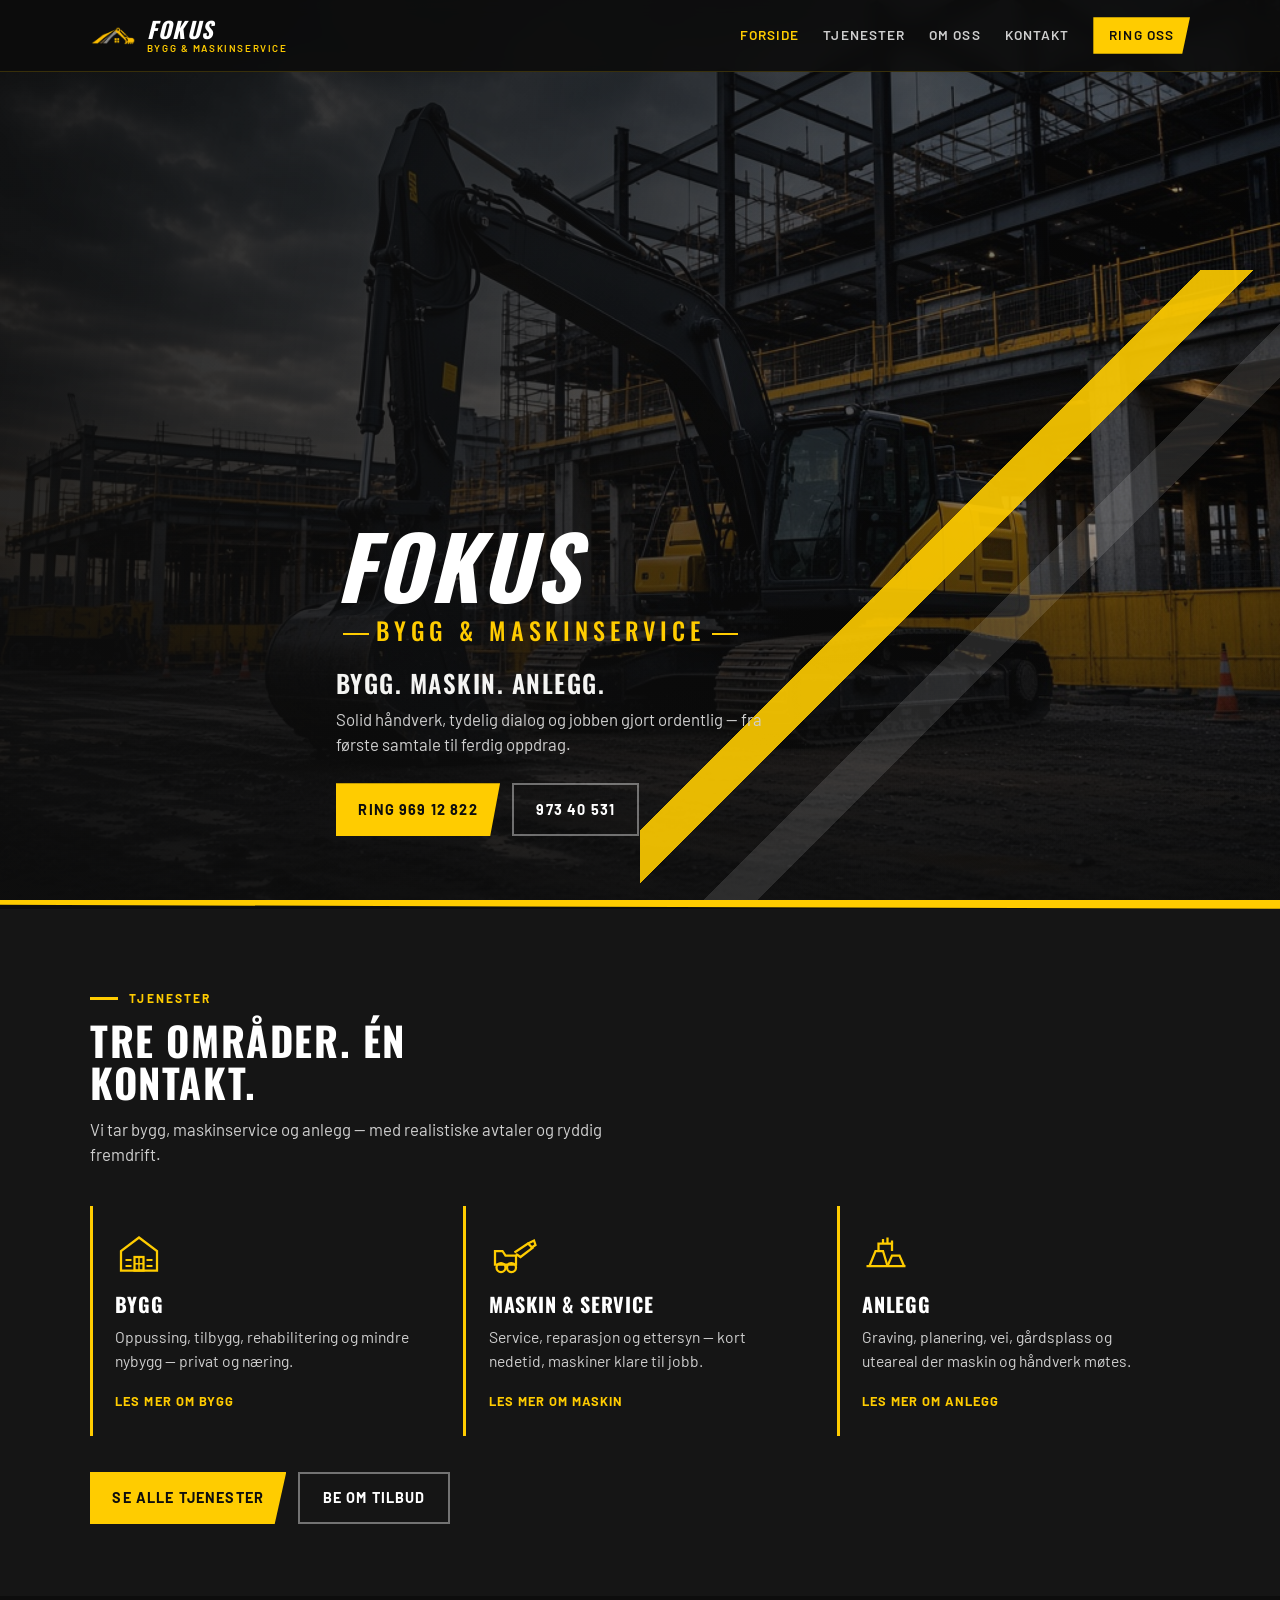
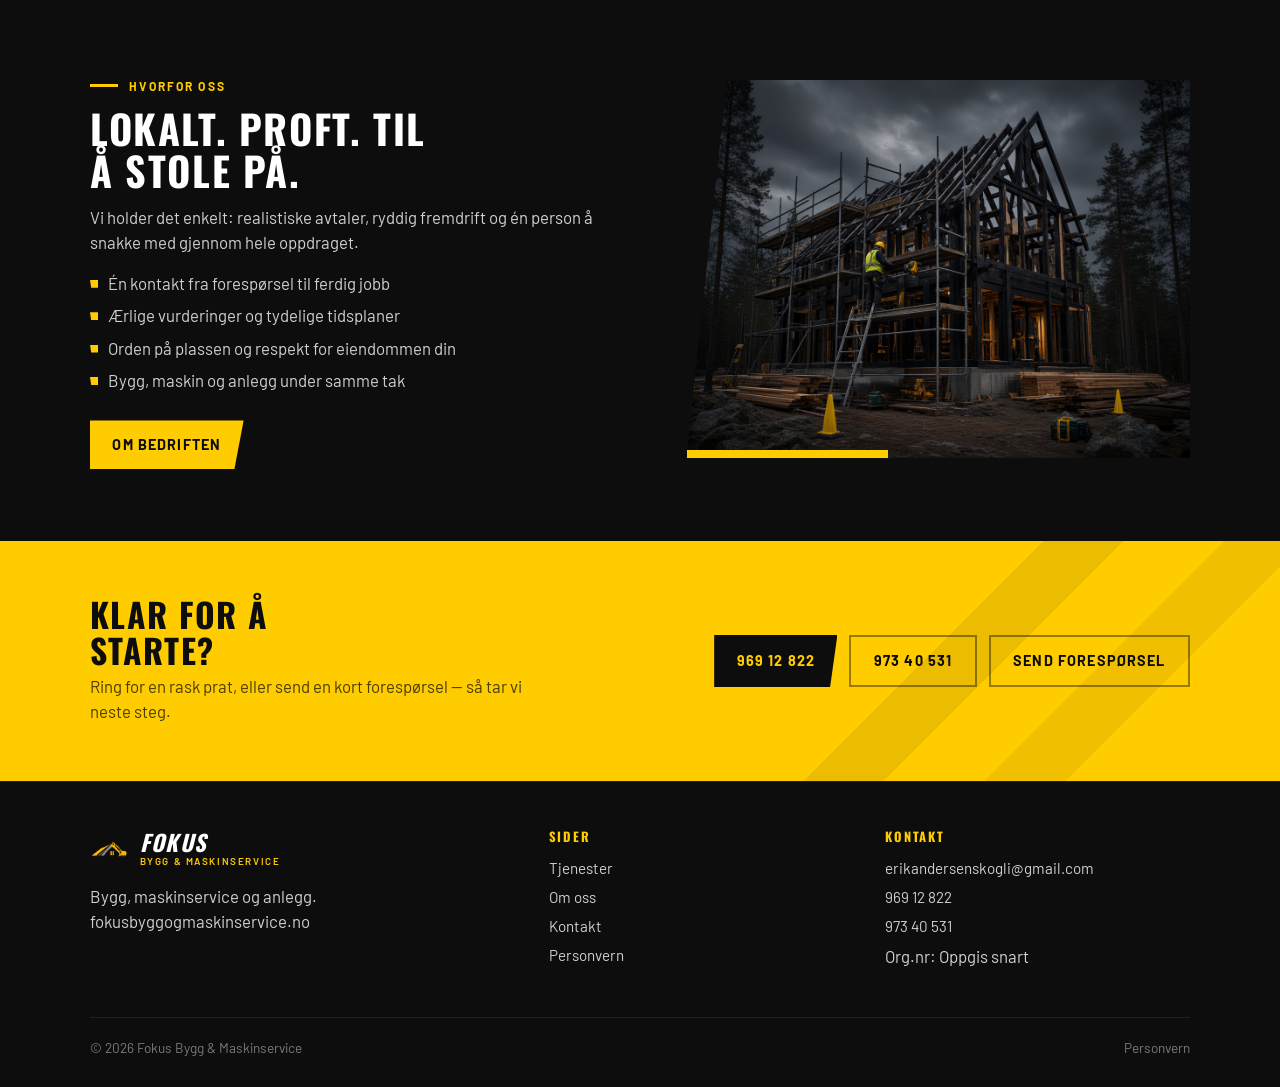
<file: index.html>
<!DOCTYPE html>
<html lang="nb">
<head>
  <meta charset="utf-8">
  <meta name="viewport" content="width=device-width, initial-scale=1">
  <title>Fokus Bygg &amp; Maskinservice | Bygg, maskin og anlegg</title>
  <meta name="description" content="Fokus Bygg &amp; Maskinservice — bygg, maskinservice og anlegg. Ring 969 12 822 eller 973 40 531 for tilbud.">
  <link rel="preconnect" href="https://fonts.googleapis.com">
  <link rel="preconnect" href="https://fonts.gstatic.com" crossorigin>
  <link href="https://fonts.googleapis.com/css2?family=Barlow:wght@400;500;600;700&family=Oswald:wght@500;600;700&display=swap" rel="stylesheet">
  <link rel="stylesheet" href="css/styles.css">
  <link rel="icon" href="assets/favicon.png" type="image/png">
  <link rel="apple-touch-icon" href="assets/logo-icon.png">
</head>
<body>
  <a class="skip-link" href="#innhold">Hopp til innhold</a>

  <header class="site-header">
    <div class="header-inner">
      <a class="brand" href="index.html" aria-label="Fokus Bygg &amp; Maskinservice — forsiden">
        <img class="brand__mark" src="assets/logo-icon.png" width="48" height="48" alt="">
        <span class="brand__text">
          <span class="brand__name">Fokus</span>
          <span class="brand__tag">Bygg &amp; Maskinservice</span>
        </span>
      </a>
      <button class="nav-toggle" type="button" aria-expanded="false" aria-controls="hovedmeny" aria-label="Åpne meny">
        <span></span><span></span><span></span>
      </button>
      <nav class="nav" id="hovedmeny" aria-label="Hovedmeny">
        <a href="index.html" aria-current="page">Forside</a>
        <a href="tjenester.html">Tjenester</a>
        <a href="om-oss.html">Om oss</a>
        <a href="kontakt.html">Kontakt</a>
        <a class="nav-cta" href="tel:+4796912822">Ring oss</a>
      </nav>
    </div>
  </header>

  <main id="innhold">
    <section class="hero" aria-label="Forside">
      <div class="hero__media" aria-hidden="true">
        <img src="assets/hero-site.jpg" alt="" width="1280" height="720" fetchpriority="high">
      </div>
      <div class="hero__shade"></div>
      <div class="hero__slash" aria-hidden="true"></div>
      <div class="container hero__content">
        <p class="hero__brand">Fokus <span>Bygg &amp; Maskinservice</span></p>
        <h1 class="hero__headline">Bygg. Maskin. Anlegg.</h1>
        <p class="hero__support">Solid håndverk, tydelig dialog og jobben gjort ordentlig — fra første samtale til ferdig oppdrag.</p>
        <div class="btn-group">
          <a class="btn btn--primary" href="tel:+4796912822">Ring 969 12 822</a>
          <a class="btn btn--ghost" href="tel:+4797340531">973 40 531</a>
        </div>
      </div>
    </section>

    <div class="diag-bar" aria-hidden="true"></div>

    <section class="section section--dark" id="tjenester-oversikt" aria-labelledby="tjenester-tittel">
      <div class="container">
        <div class="section-head reveal">
          <p class="section__eyebrow">Tjenester</p>
          <h2 class="section__title" id="tjenester-tittel">Tre områder. Én kontakt.</h2>
          <p class="section__lead">Vi tar bygg, maskinservice og anlegg — med realistiske avtaler og ryddig fremdrift.</p>
        </div>
        <div class="services-grid">
          <article class="service-item reveal">
            <img class="service-item__icon" src="assets/icons/bygg.svg" alt="" width="48" height="48">
            <h3>Bygg</h3>
            <p>Oppussing, tilbygg, rehabilitering og mindre nybygg — privat og næring.</p>
            <a href="tjenester.html#bygg">Les mer om bygg</a>
          </article>
          <article class="service-item reveal">
            <img class="service-item__icon" src="assets/icons/maskin.svg" alt="" width="48" height="48">
            <h3>Maskin &amp; service</h3>
            <p>Service, reparasjon og ettersyn — kort nedetid, maskiner klare til jobb.</p>
            <a href="tjenester.html#maskin">Les mer om maskin</a>
          </article>
          <article class="service-item reveal">
            <img class="service-item__icon" src="assets/icons/anlegg.svg" alt="" width="48" height="48">
            <h3>Anlegg</h3>
            <p>Graving, planering, vei, gårdsplass og uteareal der maskin og håndverk møtes.</p>
            <a href="tjenester.html#anlegg">Les mer om anlegg</a>
          </article>
        </div>
        <div class="section-cta reveal">
          <a class="btn btn--primary" href="tjenester.html">Se alle tjenester</a>
          <a class="btn btn--ghost" href="kontakt.html">Be om tilbud</a>
        </div>
      </div>
    </section>

    <section class="section section--black">
      <div class="container split">
        <div class="reveal">
          <p class="section__eyebrow">Hvorfor oss</p>
          <h2 class="section__title">Lokalt. Proft. Til å stole på.</h2>
          <p class="section__lead">Vi holder det enkelt: realistiske avtaler, ryddig fremdrift og én person å snakke med gjennom hele oppdraget.</p>
          <ul class="prose trust-list">
            <li>Én kontakt fra forespørsel til ferdig jobb</li>
            <li>Ærlige vurderinger og tydelige tidsplaner</li>
            <li>Orden på plassen og respekt for eiendommen din</li>
            <li>Bygg, maskin og anlegg under samme tak</li>
          </ul>
          <a class="btn btn--primary" href="om-oss.html" style="margin-top:1.25rem">Om bedriften</a>
        </div>
        <div class="split__media reveal" aria-hidden="true">
          <img src="assets/bygg-arbeid.jpg" alt="" width="1152" height="864" loading="lazy">
        </div>
      </div>
    </section>

    <section class="cta-band" aria-labelledby="cta-tittel">
      <div class="container">
        <div>
          <h2 id="cta-tittel">Klar for å starte?</h2>
          <p>Ring for en rask prat, eller send en kort forespørsel — så tar vi neste steg.</p>
        </div>
        <div class="btn-group">
          <a class="btn btn--primary" href="tel:+4796912822">969 12 822</a>
          <a class="btn btn--ghost" href="tel:+4797340531">973 40 531</a>
          <a class="btn btn--ghost" href="kontakt.html">Send forespørsel</a>
        </div>
      </div>
    </section>
  </main>

  <footer class="site-footer">
    <div class="container">
      <div class="footer-grid">
        <div>
          <a class="brand" href="index.html">
            <img class="brand__mark" src="assets/logo-icon.png" width="40" height="40" alt="">
            <span class="brand__text">
              <span class="brand__name">Fokus</span>
              <span class="brand__tag">Bygg &amp; Maskinservice</span>
            </span>
          </a>
          <p style="margin-top:1rem">Bygg, maskinservice og anlegg.<br>fokusbyggogmaskinservice.no</p>
        </div>
        <div class="footer-col">
          <h3>Sider</h3>
          <a href="tjenester.html">Tjenester</a>
          <a href="om-oss.html">Om oss</a>
          <a href="kontakt.html">Kontakt</a>
          <a href="personvern.html">Personvern</a>
        </div>
        <div class="footer-col">
          <h3>Kontakt</h3>
          <a href="mailto:erikandersenskogli@gmail.com">erikandersenskogli@gmail.com</a>
          <a href="tel:+4796912822">969 12 822</a>
          <a href="tel:+4797340531">973 40 531</a>
          <p>Org.nr: Oppgis snart</p>
        </div>
      </div>
      <div class="footer-bottom">
        <span>&copy; <span data-year>2026</span> Fokus Bygg &amp; Maskinservice</span>
        <a href="personvern.html">Personvern</a>
      </div>
    </div>
  </footer>

  <div class="mobile-callbar" role="navigation" aria-label="Ring oss">
    <a href="tel:+4796912822">969 12 822</a>
    <a href="tel:+4797340531">973 40 531</a>
  </div>

  <script src="js/main.js"></script>
</body>
</html>
</file>
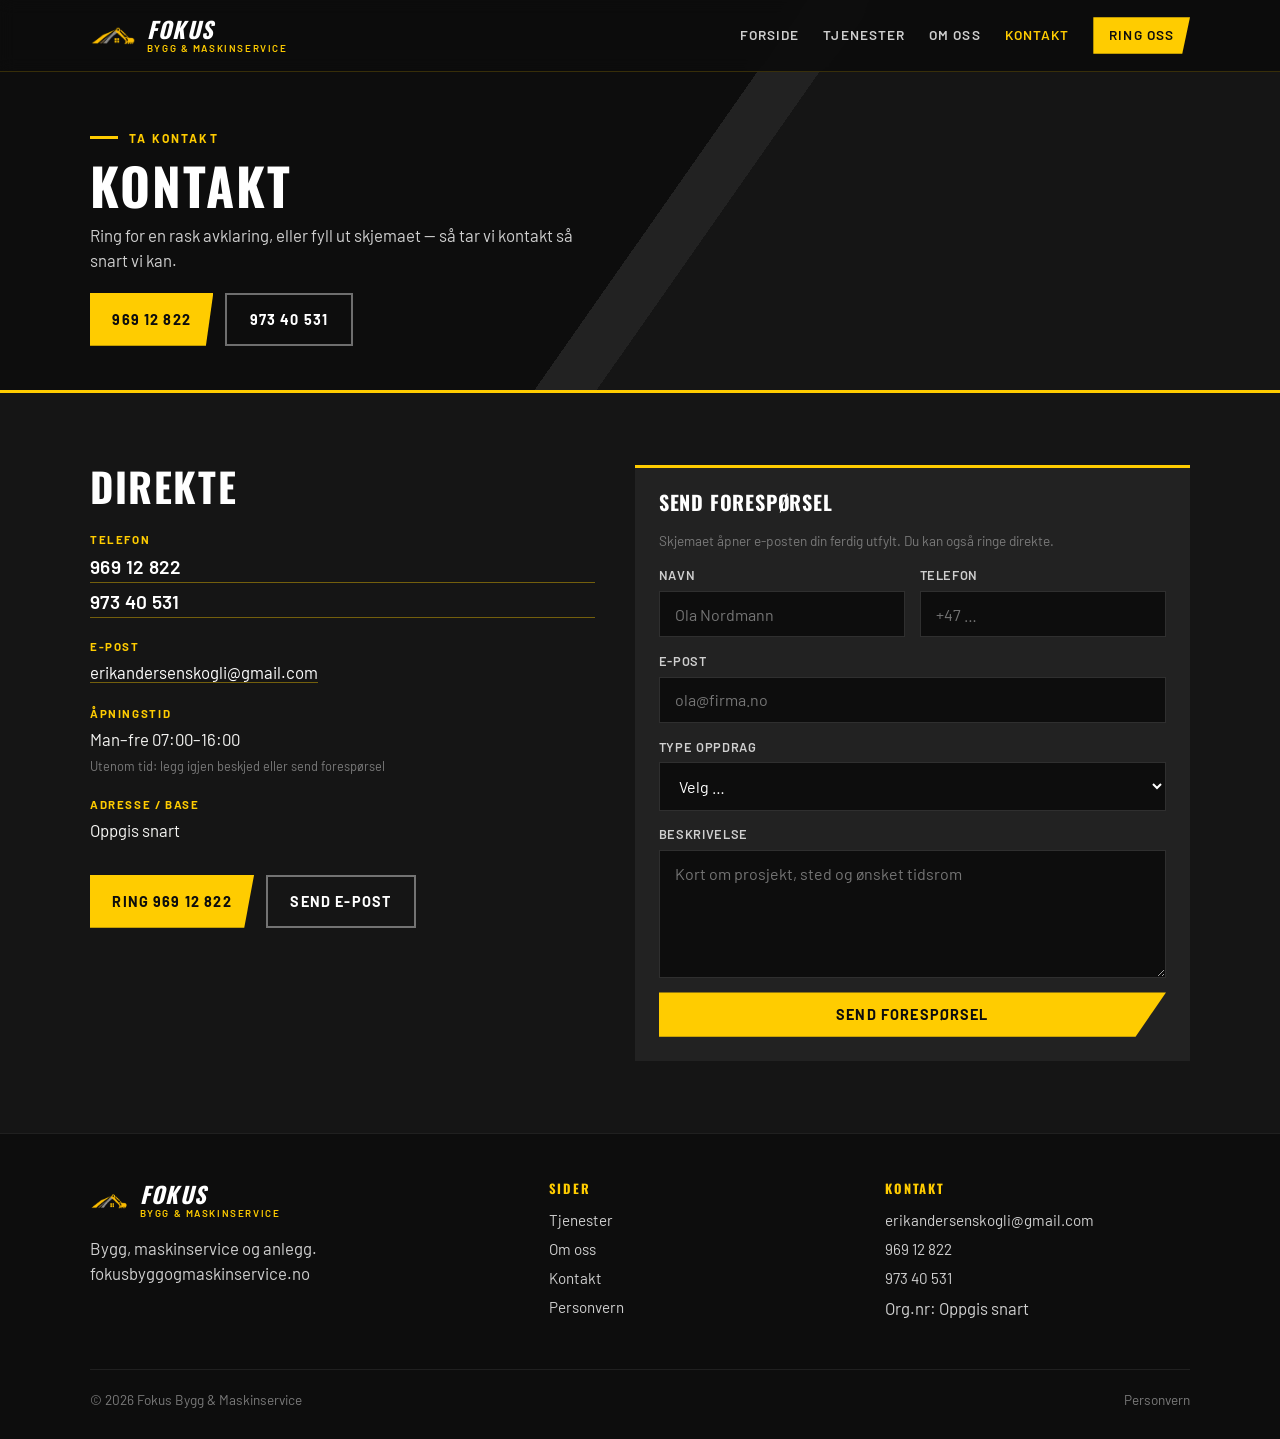
<file: kontakt.html>
<!DOCTYPE html>
<html lang="nb">
<head>
  <meta charset="utf-8">
  <meta name="viewport" content="width=device-width, initial-scale=1">
  <title>Kontakt | Fokus Bygg &amp; Maskinservice</title>
  <meta name="description" content="Kontakt Fokus Bygg &amp; Maskinservice. Ring 969 12 822 eller 973 40 531, eller send forespørsel.">
  <link rel="preconnect" href="https://fonts.googleapis.com">
  <link rel="preconnect" href="https://fonts.gstatic.com" crossorigin>
  <link href="https://fonts.googleapis.com/css2?family=Barlow:wght@400;500;600;700&family=Oswald:wght@500;600;700&display=swap" rel="stylesheet">
  <link rel="stylesheet" href="css/styles.css">
  <link rel="icon" href="assets/favicon.png" type="image/png">
  <link rel="apple-touch-icon" href="assets/logo-icon.png">
</head>
<body>
  <a class="skip-link" href="#innhold">Hopp til innhold</a>

  <header class="site-header">
    <div class="header-inner">
      <a class="brand" href="index.html" aria-label="Fokus Bygg &amp; Maskinservice — forsiden">
        <img class="brand__mark" src="assets/logo-icon.png" width="48" height="48" alt="">
        <span class="brand__text">
          <span class="brand__name">Fokus</span>
          <span class="brand__tag">Bygg &amp; Maskinservice</span>
        </span>
      </a>
      <button class="nav-toggle" type="button" aria-expanded="false" aria-controls="hovedmeny" aria-label="Åpne meny">
        <span></span><span></span><span></span>
      </button>
      <nav class="nav" id="hovedmeny" aria-label="Hovedmeny">
        <a href="index.html">Forside</a>
        <a href="tjenester.html">Tjenester</a>
        <a href="om-oss.html">Om oss</a>
        <a href="kontakt.html" aria-current="page">Kontakt</a>
        <a class="nav-cta" href="tel:+4796912822">Ring oss</a>
      </nav>
    </div>
  </header>

  <main id="innhold">
    <header class="page-hero">
      <div class="container">
        <p class="section__eyebrow">Ta kontakt</p>
        <h1>Kontakt</h1>
        <p>Ring for en rask avklaring, eller fyll ut skjemaet — så tar vi kontakt så snart vi kan.</p>
        <div class="btn-group" style="margin-top:1.25rem">
          <a class="btn btn--primary" href="tel:+4796912822">969 12 822</a>
          <a class="btn btn--ghost" href="tel:+4797340531">973 40 531</a>
        </div>
      </div>
    </header>

    <section class="section section--dark">
      <div class="container contact-grid">
        <div class="reveal">
          <h2 class="section__title" style="margin-bottom:1.5rem">Direkte</h2>
          <dl class="contact-facts">
            <div class="contact-fact">
              <dt>Telefon</dt>
              <dd class="phone-stack">
                <a href="tel:+4796912822">969 12 822</a>
                <a href="tel:+4797340531">973 40 531</a>
              </dd>
            </div>
            <div class="contact-fact">
              <dt>E-post</dt>
              <dd><a href="mailto:erikandersenskogli@gmail.com">erikandersenskogli@gmail.com</a></dd>
            </div>
            <div class="contact-fact">
              <dt>Åpningstid</dt>
              <dd>Man–fre 07:00–16:00<br><span class="placeholder-note">Utenom tid: legg igjen beskjed eller send forespørsel</span></dd>
            </div>
            <div class="contact-fact">
              <dt>Adresse / base</dt>
              <dd>Oppgis snart</dd>
            </div>
          </dl>
          <div class="btn-group" style="margin-top:2rem">
            <a class="btn btn--primary" href="tel:+4796912822">Ring 969 12 822</a>
            <a class="btn btn--ghost" href="mailto:erikandersenskogli@gmail.com">Send e-post</a>
          </div>
        </div>

        <div class="reveal">
          <form class="form" id="kontakt-form" action="#" method="post" novalidate>
            <h2 style="font-size:1.25rem;color:var(--white);margin:0 0 0.25rem">Send forespørsel</h2>
            <p class="form__note">Skjemaet åpner e-posten din ferdig utfylt. Du kan også ringe direkte.</p>

            <div class="form__row">
              <label>
                Navn
                <input type="text" name="navn" autocomplete="name" required placeholder="Ola Nordmann">
              </label>
              <label>
                Telefon
                <input type="tel" name="telefon" autocomplete="tel" required placeholder="+47 …">
              </label>
            </div>

            <label>
              E-post
              <input type="email" name="epost" autocomplete="email" required placeholder="ola@firma.no">
            </label>

            <label>
              Type oppdrag
              <select name="type" required>
                <option value="">Velg …</option>
                <option value="bygg">Bygg</option>
                <option value="maskin">Maskin / service</option>
                <option value="anlegg">Anlegg</option>
                <option value="annet">Annet / usikker</option>
              </select>
            </label>

            <label>
              Beskrivelse
              <textarea name="beskrivelse" required placeholder="Kort om prosjekt, sted og ønsket tidsrom"></textarea>
            </label>

            <button class="btn btn--primary" type="submit">Send forespørsel</button>
            <div class="form-success" id="form-success" tabindex="-1" role="status">
              Takk — e-postvinduet skal åpne seg. Ellers skriv til erikandersenskogli@gmail.com, eller ring 969 12 822 / 973 40 531.
            </div>
          </form>
        </div>
      </div>
    </section>
  </main>

  <footer class="site-footer">
    <div class="container">
      <div class="footer-grid">
        <div>
          <a class="brand" href="index.html">
            <img class="brand__mark" src="assets/logo-icon.png" width="40" height="40" alt="">
            <span class="brand__text">
              <span class="brand__name">Fokus</span>
              <span class="brand__tag">Bygg &amp; Maskinservice</span>
            </span>
          </a>
          <p style="margin-top:1rem">Bygg, maskinservice og anlegg.<br>fokusbyggogmaskinservice.no</p>
        </div>
        <div class="footer-col">
          <h3>Sider</h3>
          <a href="tjenester.html">Tjenester</a>
          <a href="om-oss.html">Om oss</a>
          <a href="kontakt.html">Kontakt</a>
          <a href="personvern.html">Personvern</a>
        </div>
        <div class="footer-col">
          <h3>Kontakt</h3>
          <a href="mailto:erikandersenskogli@gmail.com">erikandersenskogli@gmail.com</a>
          <a href="tel:+4796912822">969 12 822</a>
          <a href="tel:+4797340531">973 40 531</a>
          <p>Org.nr: Oppgis snart</p>
        </div>
      </div>
      <div class="footer-bottom">
        <span>&copy; <span data-year>2026</span> Fokus Bygg &amp; Maskinservice</span>
        <a href="personvern.html">Personvern</a>
      </div>
    </div>
  </footer>

  <div class="mobile-callbar" role="navigation" aria-label="Ring oss">
    <a href="tel:+4796912822">969 12 822</a>
    <a href="tel:+4797340531">973 40 531</a>
  </div>

  <script src="js/main.js"></script>
</body>
</html>
</file>
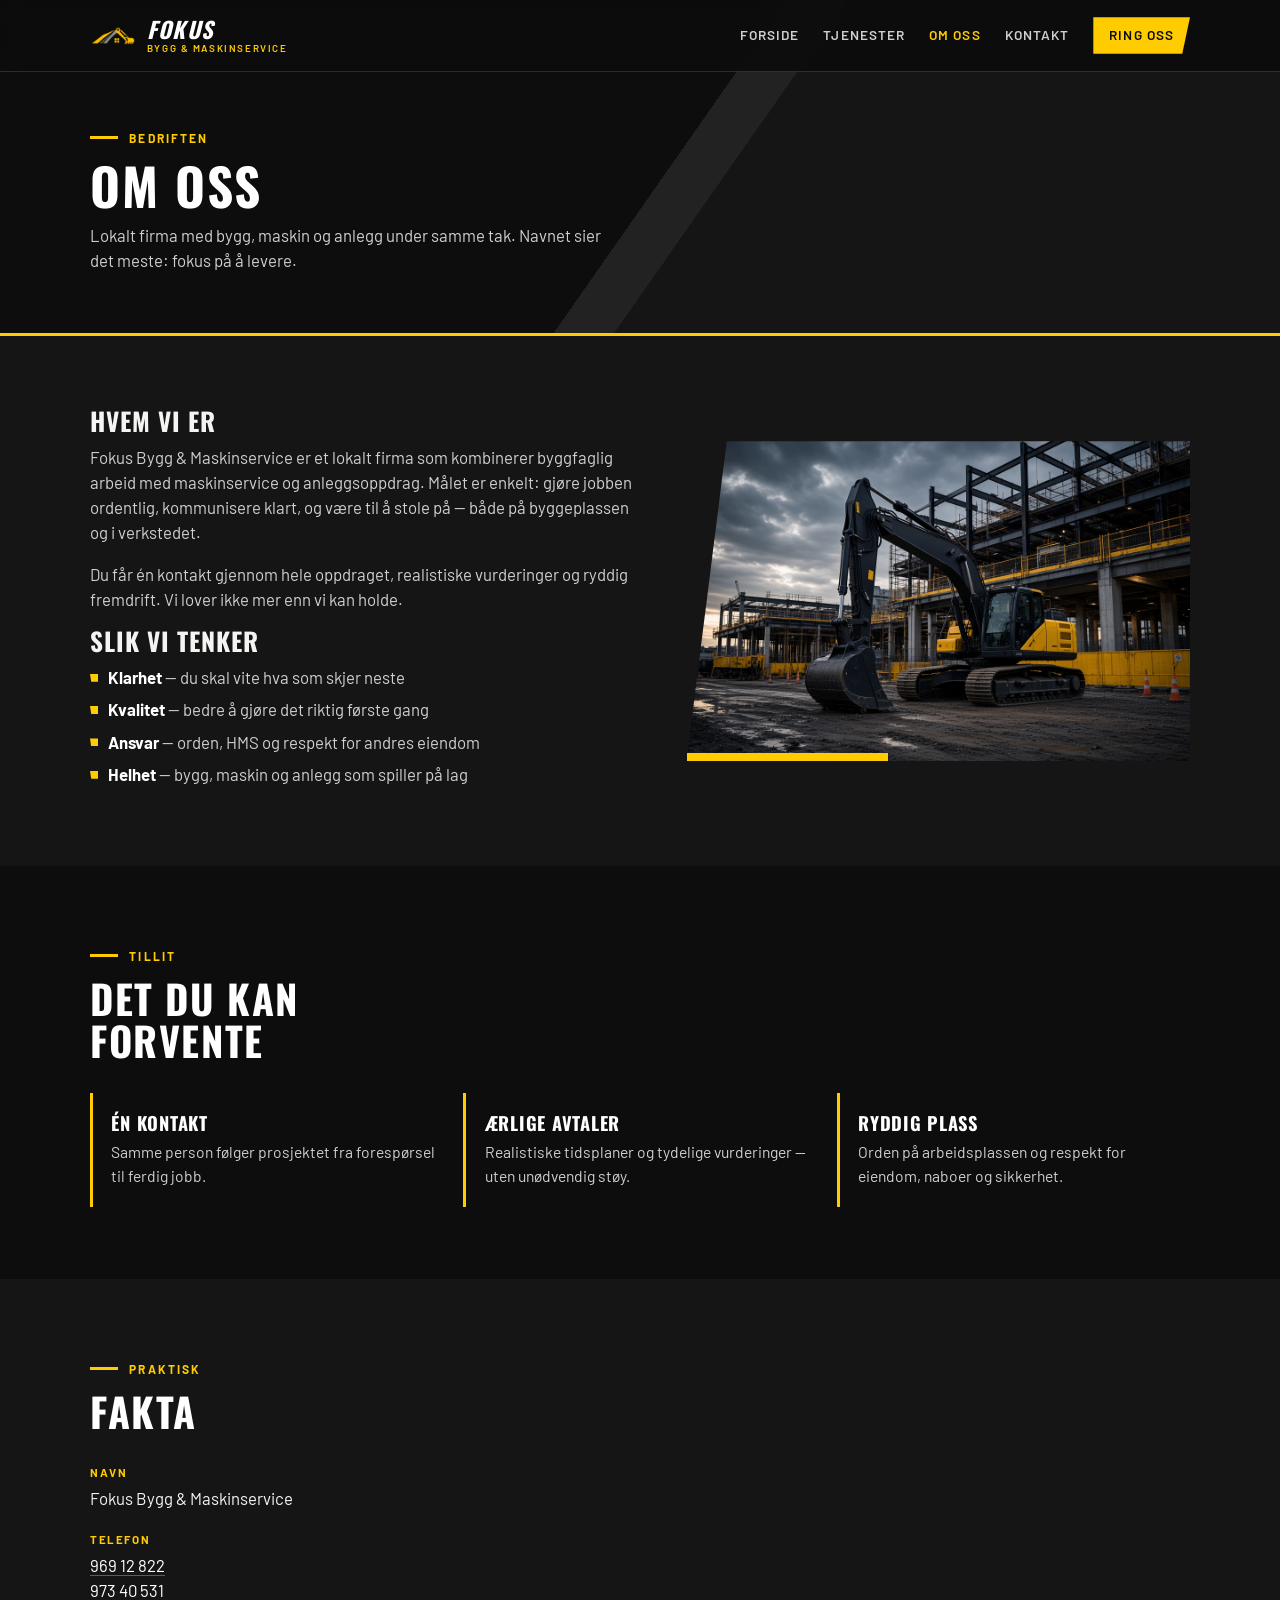
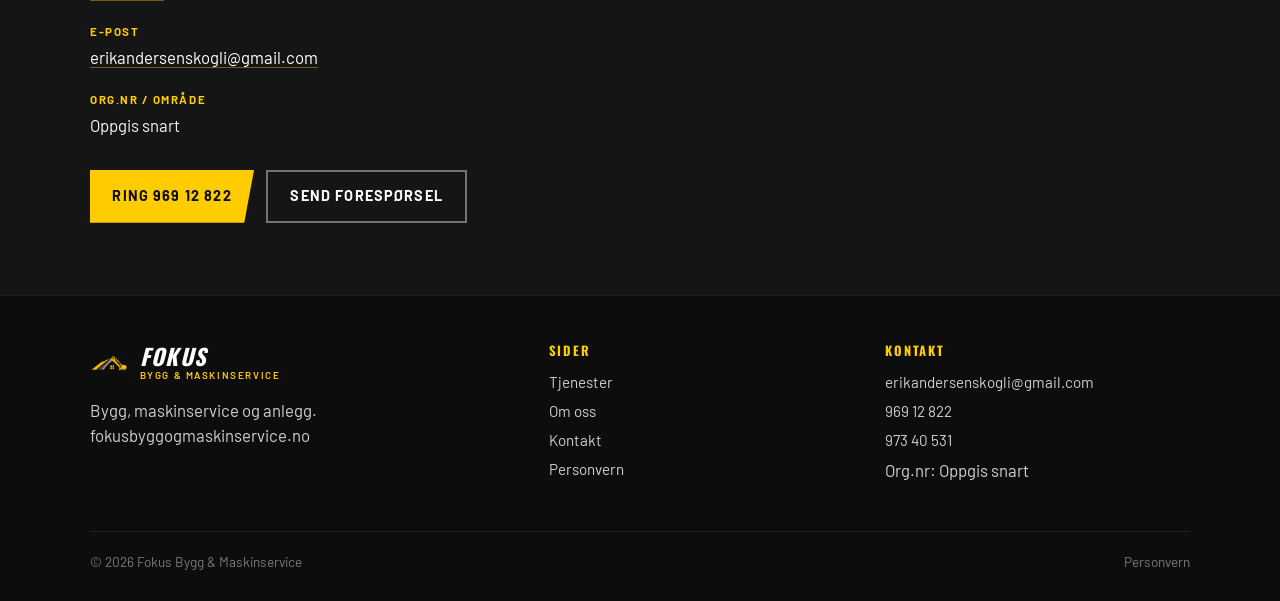
<file: om-oss.html>
<!DOCTYPE html>
<html lang="nb">
<head>
  <meta charset="utf-8">
  <meta name="viewport" content="width=device-width, initial-scale=1">
  <title>Om oss | Fokus Bygg &amp; Maskinservice</title>
  <meta name="description" content="Om Fokus Bygg &amp; Maskinservice — lokal kompetanse innen bygg, maskin og anlegg.">
  <link rel="preconnect" href="https://fonts.googleapis.com">
  <link rel="preconnect" href="https://fonts.gstatic.com" crossorigin>
  <link href="https://fonts.googleapis.com/css2?family=Barlow:wght@400;500;600;700&family=Oswald:wght@500;600;700&display=swap" rel="stylesheet">
  <link rel="stylesheet" href="css/styles.css">
  <link rel="icon" href="assets/favicon.png" type="image/png">
  <link rel="apple-touch-icon" href="assets/logo-icon.png">
</head>
<body>
  <a class="skip-link" href="#innhold">Hopp til innhold</a>

  <header class="site-header">
    <div class="header-inner">
      <a class="brand" href="index.html" aria-label="Fokus Bygg &amp; Maskinservice — forsiden">
        <img class="brand__mark" src="assets/logo-icon.png" width="48" height="48" alt="">
        <span class="brand__text">
          <span class="brand__name">Fokus</span>
          <span class="brand__tag">Bygg &amp; Maskinservice</span>
        </span>
      </a>
      <button class="nav-toggle" type="button" aria-expanded="false" aria-controls="hovedmeny" aria-label="Åpne meny">
        <span></span><span></span><span></span>
      </button>
      <nav class="nav" id="hovedmeny" aria-label="Hovedmeny">
        <a href="index.html">Forside</a>
        <a href="tjenester.html">Tjenester</a>
        <a href="om-oss.html" aria-current="page">Om oss</a>
        <a href="kontakt.html">Kontakt</a>
        <a class="nav-cta" href="tel:+4796912822">Ring oss</a>
      </nav>
    </div>
  </header>

  <main id="innhold">
    <header class="page-hero">
      <div class="container">
        <p class="section__eyebrow">Bedriften</p>
        <h1>Om oss</h1>
        <p>Lokalt firma med bygg, maskin og anlegg under samme tak. Navnet sier det meste: fokus på å levere.</p>
      </div>
    </header>

    <section class="section section--dark">
      <div class="container split">
        <div class="prose reveal">
          <h2>Hvem vi er</h2>
          <p>Fokus Bygg &amp; Maskinservice er et lokalt firma som kombinerer byggfaglig arbeid med maskinservice og anleggsoppdrag. Målet er enkelt: gjøre jobben ordentlig, kommunisere klart, og være til å stole på — både på byggeplassen og i verkstedet.</p>
          <p>Du får én kontakt gjennom hele oppdraget, realistiske vurderinger og ryddig fremdrift. Vi lover ikke mer enn vi kan holde.</p>
          <h2>Slik vi tenker</h2>
          <ul>
            <li><strong style="color:var(--white)">Klarhet</strong> — du skal vite hva som skjer neste</li>
            <li><strong style="color:var(--white)">Kvalitet</strong> — bedre å gjøre det riktig første gang</li>
            <li><strong style="color:var(--white)">Ansvar</strong> — orden, HMS og respekt for andres eiendom</li>
            <li><strong style="color:var(--white)">Helhet</strong> — bygg, maskin og anlegg som spiller på lag</li>
          </ul>
        </div>
        <div class="split__media reveal" aria-hidden="true">
          <img src="assets/hero-site.jpg" alt="" width="1280" height="720" loading="lazy">
        </div>
      </div>
    </section>

    <section class="section section--black">
      <div class="container reveal">
        <p class="section__eyebrow">Tillit</p>
        <h2 class="section__title">Det du kan forvente</h2>
        <div class="trust-grid">
          <article class="trust-item">
            <h3>Én kontakt</h3>
            <p>Samme person følger prosjektet fra forespørsel til ferdig jobb.</p>
          </article>
          <article class="trust-item">
            <h3>Ærlige avtaler</h3>
            <p>Realistiske tidsplaner og tydelige vurderinger — uten unødvendig støy.</p>
          </article>
          <article class="trust-item">
            <h3>Ryddig plass</h3>
            <p>Orden på arbeidsplassen og respekt for eiendom, naboer og sikkerhet.</p>
          </article>
        </div>
      </div>
    </section>

    <section class="section section--dark">
      <div class="container reveal">
        <p class="section__eyebrow">Praktisk</p>
        <h2 class="section__title">Fakta</h2>
        <div class="contact-facts" style="margin-top:2rem;max-width:36rem">
          <div class="contact-fact">
            <dt>Navn</dt>
            <dd>Fokus Bygg &amp; Maskinservice</dd>
          </div>
          <div class="contact-fact">
            <dt>Telefon</dt>
            <dd>
              <a href="tel:+4796912822">969 12 822</a><br>
              <a href="tel:+4797340531">973 40 531</a>
            </dd>
          </div>
          <div class="contact-fact">
            <dt>E-post</dt>
            <dd><a href="mailto:erikandersenskogli@gmail.com">erikandersenskogli@gmail.com</a></dd>
          </div>
          <div class="contact-fact">
            <dt>Org.nr / område</dt>
            <dd>Oppgis snart</dd>
          </div>
        </div>
        <div class="btn-group" style="margin-top:2rem">
          <a class="btn btn--primary" href="tel:+4796912822">Ring 969 12 822</a>
          <a class="btn btn--ghost" href="kontakt.html">Send forespørsel</a>
        </div>
      </div>
    </section>
  </main>

  <footer class="site-footer">
    <div class="container">
      <div class="footer-grid">
        <div>
          <a class="brand" href="index.html">
            <img class="brand__mark" src="assets/logo-icon.png" width="40" height="40" alt="">
            <span class="brand__text">
              <span class="brand__name">Fokus</span>
              <span class="brand__tag">Bygg &amp; Maskinservice</span>
            </span>
          </a>
          <p style="margin-top:1rem">Bygg, maskinservice og anlegg.<br>fokusbyggogmaskinservice.no</p>
        </div>
        <div class="footer-col">
          <h3>Sider</h3>
          <a href="tjenester.html">Tjenester</a>
          <a href="om-oss.html">Om oss</a>
          <a href="kontakt.html">Kontakt</a>
          <a href="personvern.html">Personvern</a>
        </div>
        <div class="footer-col">
          <h3>Kontakt</h3>
          <a href="mailto:erikandersenskogli@gmail.com">erikandersenskogli@gmail.com</a>
          <a href="tel:+4796912822">969 12 822</a>
          <a href="tel:+4797340531">973 40 531</a>
          <p>Org.nr: Oppgis snart</p>
        </div>
      </div>
      <div class="footer-bottom">
        <span>&copy; <span data-year>2026</span> Fokus Bygg &amp; Maskinservice</span>
        <a href="personvern.html">Personvern</a>
      </div>
    </div>
  </footer>

  <div class="mobile-callbar" role="navigation" aria-label="Ring oss">
    <a href="tel:+4796912822">969 12 822</a>
    <a href="tel:+4797340531">973 40 531</a>
  </div>

  <script src="js/main.js"></script>
</body>
</html>
</file>
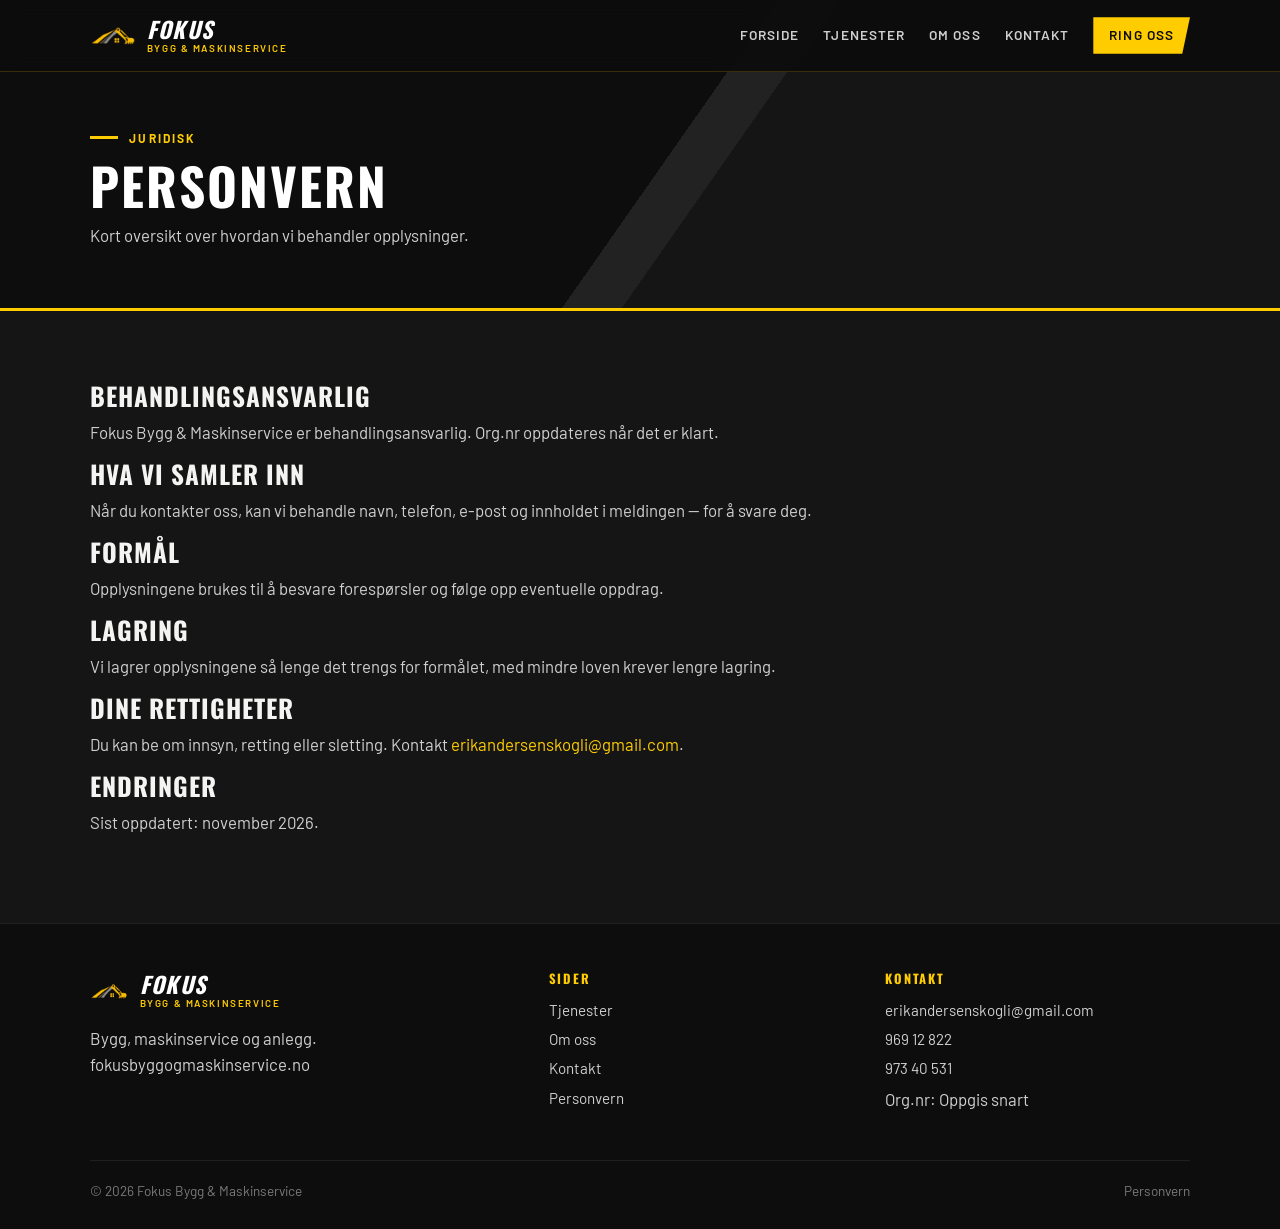
<file: personvern.html>
<!DOCTYPE html>
<html lang="nb">
<head>
  <meta charset="utf-8">
  <meta name="viewport" content="width=device-width, initial-scale=1">
  <title>Personvern | Fokus Bygg &amp; Maskinservice</title>
  <meta name="description" content="Personvern for Fokus Bygg &amp; Maskinservice.">
  <link rel="preconnect" href="https://fonts.googleapis.com">
  <link rel="preconnect" href="https://fonts.gstatic.com" crossorigin>
  <link href="https://fonts.googleapis.com/css2?family=Barlow:wght@400;500;600;700&family=Oswald:wght@500;600;700&display=swap" rel="stylesheet">
  <link rel="stylesheet" href="css/styles.css">
  <link rel="icon" href="assets/favicon.png" type="image/png">
  <link rel="apple-touch-icon" href="assets/logo-icon.png">
</head>
<body>
  <a class="skip-link" href="#innhold">Hopp til innhold</a>

  <header class="site-header">
    <div class="header-inner">
      <a class="brand" href="index.html" aria-label="Fokus Bygg &amp; Maskinservice — forsiden">
        <img class="brand__mark" src="assets/logo-icon.png" width="48" height="48" alt="">
        <span class="brand__text">
          <span class="brand__name">Fokus</span>
          <span class="brand__tag">Bygg &amp; Maskinservice</span>
        </span>
      </a>
      <button class="nav-toggle" type="button" aria-expanded="false" aria-controls="hovedmeny" aria-label="Åpne meny">
        <span></span><span></span><span></span>
      </button>
      <nav class="nav" id="hovedmeny" aria-label="Hovedmeny">
        <a href="index.html">Forside</a>
        <a href="tjenester.html">Tjenester</a>
        <a href="om-oss.html">Om oss</a>
        <a href="kontakt.html">Kontakt</a>
        <a class="nav-cta" href="tel:+4796912822">Ring oss</a>
      </nav>
    </div>
  </header>

  <main id="innhold">
    <header class="page-hero">
      <div class="container">
        <p class="section__eyebrow">Juridisk</p>
        <h1>Personvern</h1>
        <p>Kort oversikt over hvordan vi behandler opplysninger.</p>
      </div>
    </header>

    <section class="section section--dark">
      <div class="container prose reveal">
        <h2>Behandlingsansvarlig</h2>
        <p>Fokus Bygg &amp; Maskinservice er behandlingsansvarlig. Org.nr oppdateres når det er klart.</p>

        <h2>Hva vi samler inn</h2>
        <p>Når du kontakter oss, kan vi behandle navn, telefon, e-post og innholdet i meldingen — for å svare deg.</p>

        <h2>Formål</h2>
        <p>Opplysningene brukes til å besvare forespørsler og følge opp eventuelle oppdrag.</p>

        <h2>Lagring</h2>
        <p>Vi lagrer opplysningene så lenge det trengs for formålet, med mindre loven krever lengre lagring.</p>

        <h2>Dine rettigheter</h2>
        <p>Du kan be om innsyn, retting eller sletting. Kontakt <a href="mailto:erikandersenskogli@gmail.com" style="color:var(--yellow)">erikandersenskogli@gmail.com</a>.</p>

        <h2>Endringer</h2>
        <p>Sist oppdatert: november 2026.</p>
      </div>
    </section>
  </main>

  <footer class="site-footer">
    <div class="container">
      <div class="footer-grid">
        <div>
          <a class="brand" href="index.html">
            <img class="brand__mark" src="assets/logo-icon.png" width="40" height="40" alt="">
            <span class="brand__text">
              <span class="brand__name">Fokus</span>
              <span class="brand__tag">Bygg &amp; Maskinservice</span>
            </span>
          </a>
          <p style="margin-top:1rem">Bygg, maskinservice og anlegg.<br>fokusbyggogmaskinservice.no</p>
        </div>
        <div class="footer-col">
          <h3>Sider</h3>
          <a href="tjenester.html">Tjenester</a>
          <a href="om-oss.html">Om oss</a>
          <a href="kontakt.html">Kontakt</a>
          <a href="personvern.html">Personvern</a>
        </div>
        <div class="footer-col">
          <h3>Kontakt</h3>
          <a href="mailto:erikandersenskogli@gmail.com">erikandersenskogli@gmail.com</a>
          <a href="tel:+4796912822">969 12 822</a>
          <a href="tel:+4797340531">973 40 531</a>
          <p>Org.nr: Oppgis snart</p>
        </div>
      </div>
      <div class="footer-bottom">
        <span>&copy; <span data-year>2026</span> Fokus Bygg &amp; Maskinservice</span>
        <a href="personvern.html">Personvern</a>
      </div>
    </div>
  </footer>

  <div class="mobile-callbar" role="navigation" aria-label="Ring oss">
    <a href="tel:+4796912822">969 12 822</a>
    <a href="tel:+4797340531">973 40 531</a>
  </div>

  <script src="js/main.js"></script>
</body>
</html>
</file>
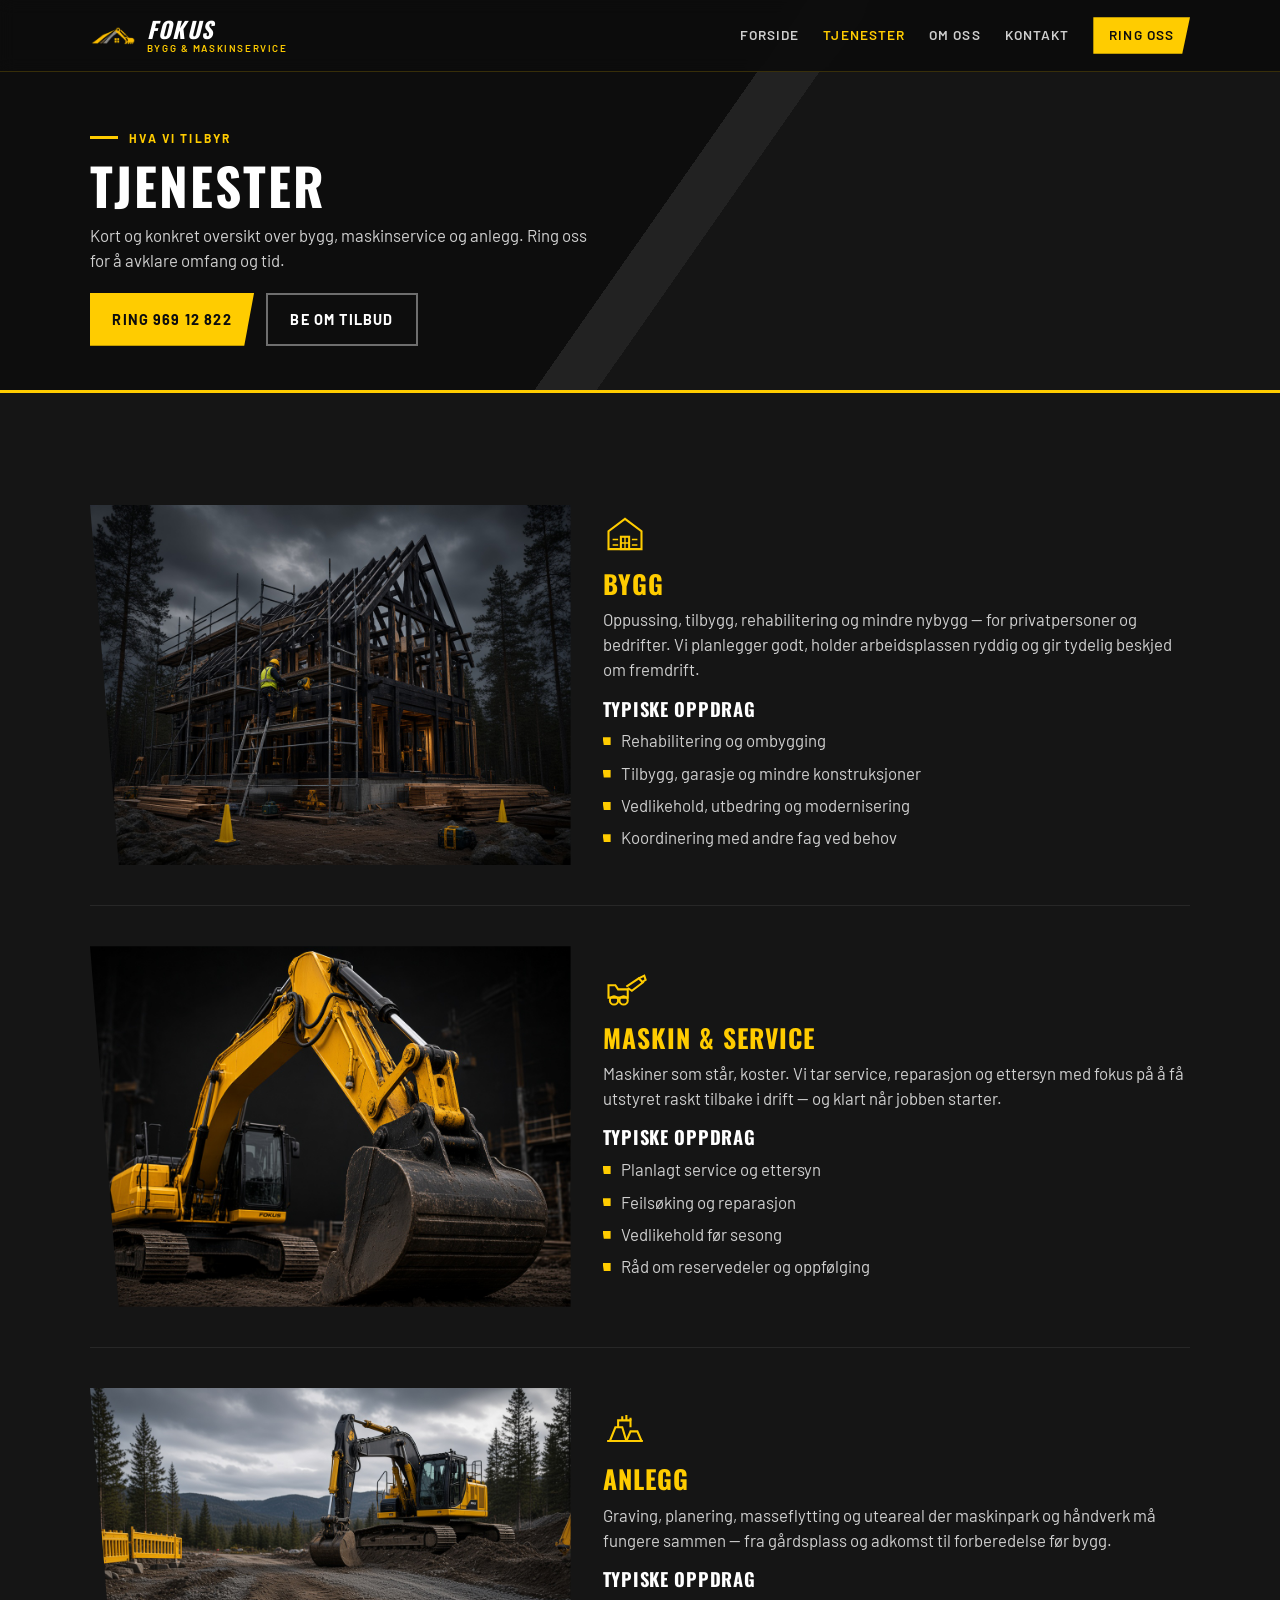
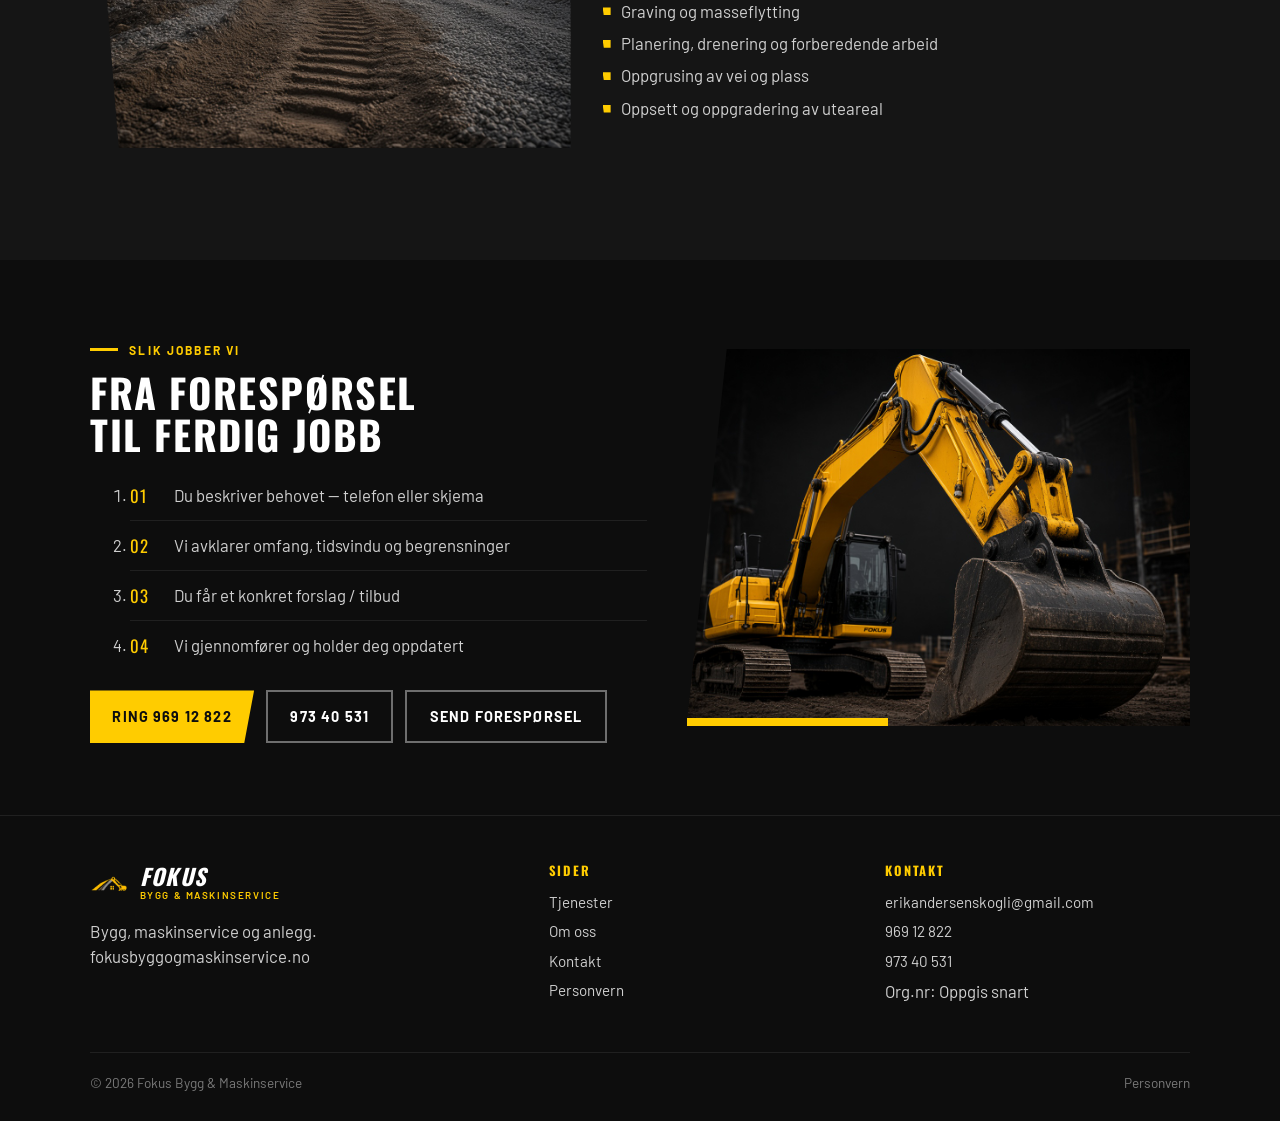
<file: tjenester.html>
<!DOCTYPE html>
<html lang="nb">
<head>
  <meta charset="utf-8">
  <meta name="viewport" content="width=device-width, initial-scale=1">
  <title>Tjenester | Fokus Bygg &amp; Maskinservice</title>
  <meta name="description" content="Bygg, maskinservice og anlegg fra Fokus Bygg &amp; Maskinservice. Ring 969 12 822 eller 973 40 531.">
  <link rel="preconnect" href="https://fonts.googleapis.com">
  <link rel="preconnect" href="https://fonts.gstatic.com" crossorigin>
  <link href="https://fonts.googleapis.com/css2?family=Barlow:wght@400;500;600;700&family=Oswald:wght@500;600;700&display=swap" rel="stylesheet">
  <link rel="stylesheet" href="css/styles.css">
  <link rel="icon" href="assets/favicon.png" type="image/png">
  <link rel="apple-touch-icon" href="assets/logo-icon.png">
</head>
<body>
  <a class="skip-link" href="#innhold">Hopp til innhold</a>

  <header class="site-header">
    <div class="header-inner">
      <a class="brand" href="index.html" aria-label="Fokus Bygg &amp; Maskinservice — forsiden">
        <img class="brand__mark" src="assets/logo-icon.png" width="48" height="48" alt="">
        <span class="brand__text">
          <span class="brand__name">Fokus</span>
          <span class="brand__tag">Bygg &amp; Maskinservice</span>
        </span>
      </a>
      <button class="nav-toggle" type="button" aria-expanded="false" aria-controls="hovedmeny" aria-label="Åpne meny">
        <span></span><span></span><span></span>
      </button>
      <nav class="nav" id="hovedmeny" aria-label="Hovedmeny">
        <a href="index.html">Forside</a>
        <a href="tjenester.html" aria-current="page">Tjenester</a>
        <a href="om-oss.html">Om oss</a>
        <a href="kontakt.html">Kontakt</a>
        <a class="nav-cta" href="tel:+4796912822">Ring oss</a>
      </nav>
    </div>
  </header>

  <main id="innhold">
    <header class="page-hero">
      <div class="container">
        <p class="section__eyebrow">Hva vi tilbyr</p>
        <h1>Tjenester</h1>
        <p>Kort og konkret oversikt over bygg, maskinservice og anlegg. Ring oss for å avklare omfang og tid.</p>
        <div class="btn-group" style="margin-top:1.25rem">
          <a class="btn btn--primary" href="tel:+4796912822">Ring 969 12 822</a>
          <a class="btn btn--ghost" href="kontakt.html">Be om tilbud</a>
        </div>
      </div>
    </header>

    <section class="section section--dark">
      <div class="container">
        <article class="service-detail reveal" id="bygg">
          <div class="service-detail__media" aria-hidden="true">
            <img src="assets/bygg-arbeid.jpg" alt="" width="1152" height="864" loading="lazy">
          </div>
          <div>
            <img class="service-detail__icon" src="assets/icons/bygg.svg" alt="" width="44" height="44">
            <h2>Bygg</h2>
            <p>Oppussing, tilbygg, rehabilitering og mindre nybygg — for privatpersoner og bedrifter. Vi planlegger godt, holder arbeidsplassen ryddig og gir tydelig beskjed om fremdrift.</p>
            <h3>Typiske oppdrag</h3>
            <ul class="prose">
              <li>Rehabilitering og ombygging</li>
              <li>Tilbygg, garasje og mindre konstruksjoner</li>
              <li>Vedlikehold, utbedring og modernisering</li>
              <li>Koordinering med andre fag ved behov</li>
            </ul>
          </div>
        </article>

        <article class="service-detail reveal" id="maskin">
          <div class="service-detail__media" aria-hidden="true">
            <img src="assets/maskin-arbeid.jpg" alt="" width="1152" height="864" loading="lazy">
          </div>
          <div>
            <img class="service-detail__icon" src="assets/icons/maskin.svg" alt="" width="44" height="44">
            <h2>Maskin &amp; service</h2>
            <p>Maskiner som står, koster. Vi tar service, reparasjon og ettersyn med fokus på å få utstyret raskt tilbake i drift — og klart når jobben starter.</p>
            <h3>Typiske oppdrag</h3>
            <ul class="prose">
              <li>Planlagt service og ettersyn</li>
              <li>Feilsøking og reparasjon</li>
              <li>Vedlikehold før sesong</li>
              <li>Råd om reservedeler og oppfølging</li>
            </ul>
          </div>
        </article>

        <article class="service-detail reveal" id="anlegg">
          <div class="service-detail__media" aria-hidden="true">
            <img src="assets/anlegg-arbeid.jpg" alt="" width="1152" height="864" loading="lazy">
          </div>
          <div>
            <img class="service-detail__icon" src="assets/icons/anlegg.svg" alt="" width="44" height="44">
            <h2>Anlegg</h2>
            <p>Graving, planering, masseflytting og uteareal der maskinpark og håndverk må fungere sammen — fra gårdsplass og adkomst til forberedelse før bygg.</p>
            <h3>Typiske oppdrag</h3>
            <ul class="prose">
              <li>Graving og masseflytting</li>
              <li>Planering, drenering og forberedende arbeid</li>
              <li>Oppgrusing av vei og plass</li>
              <li>Oppsett og oppgradering av uteareal</li>
            </ul>
          </div>
        </article>
      </div>
    </section>

    <section class="section section--black">
      <div class="container split">
        <div class="reveal">
          <p class="section__eyebrow">Slik jobber vi</p>
          <h2 class="section__title">Fra forespørsel til ferdig jobb</h2>
          <ol class="steps">
            <li>Du beskriver behovet — telefon eller skjema</li>
            <li>Vi avklarer omfang, tidsvindu og begrensninger</li>
            <li>Du får et konkret forslag / tilbud</li>
            <li>Vi gjennomfører og holder deg oppdatert</li>
          </ol>
          <div class="btn-group" style="margin-top:1.25rem">
            <a class="btn btn--primary" href="tel:+4796912822">Ring 969 12 822</a>
            <a class="btn btn--ghost" href="tel:+4797340531">973 40 531</a>
            <a class="btn btn--ghost" href="kontakt.html">Send forespørsel</a>
          </div>
        </div>
        <div class="split__media reveal" aria-hidden="true">
          <img src="assets/maskin-arbeid.jpg" alt="" width="1152" height="864" loading="lazy">
        </div>
      </div>
    </section>
  </main>

  <footer class="site-footer">
    <div class="container">
      <div class="footer-grid">
        <div>
          <a class="brand" href="index.html">
            <img class="brand__mark" src="assets/logo-icon.png" width="40" height="40" alt="">
            <span class="brand__text">
              <span class="brand__name">Fokus</span>
              <span class="brand__tag">Bygg &amp; Maskinservice</span>
            </span>
          </a>
          <p style="margin-top:1rem">Bygg, maskinservice og anlegg.<br>fokusbyggogmaskinservice.no</p>
        </div>
        <div class="footer-col">
          <h3>Sider</h3>
          <a href="tjenester.html">Tjenester</a>
          <a href="om-oss.html">Om oss</a>
          <a href="kontakt.html">Kontakt</a>
          <a href="personvern.html">Personvern</a>
        </div>
        <div class="footer-col">
          <h3>Kontakt</h3>
          <a href="mailto:erikandersenskogli@gmail.com">erikandersenskogli@gmail.com</a>
          <a href="tel:+4796912822">969 12 822</a>
          <a href="tel:+4797340531">973 40 531</a>
          <p>Org.nr: Oppgis snart</p>
        </div>
      </div>
      <div class="footer-bottom">
        <span>&copy; <span data-year>2026</span> Fokus Bygg &amp; Maskinservice</span>
        <a href="personvern.html">Personvern</a>
      </div>
    </div>
  </footer>

  <div class="mobile-callbar" role="navigation" aria-label="Ring oss">
    <a href="tel:+4796912822">969 12 822</a>
    <a href="tel:+4797340531">973 40 531</a>
  </div>

  <script src="js/main.js"></script>
</body>
</html>
</file>
<file: css/styles.css>
/* Fokus Bygg & Maskinservice — black / yellow / white industrial */
:root {
  --black: #0d0d0d;
  --charcoal: #151515;
  --graphite: #222;
  --steel: #7a7a7a;
  --silver: #cfcfcf;
  --off-white: #f4f4f2;
  --white: #fff;
  --yellow: #ffcc00;
  --yellow-deep: #e6b800;
  --font-display: "Oswald", "Arial Narrow", sans-serif;
  --font-body: "Barlow", "Helvetica Neue", sans-serif;
  --max: 1100px;
  --header-h: 4.5rem;
  --ease: cubic-bezier(0.22, 1, 0.36, 1);
}

*, *::before, *::after { box-sizing: border-box; }
html { scroll-behavior: smooth; }

body {
  margin: 0;
  font-family: var(--font-body);
  font-size: 1.05rem;
  line-height: 1.5;
  color: var(--off-white);
  background: var(--black);
  -webkit-font-smoothing: antialiased;
}

img { max-width: 100%; height: auto; display: block; }
a { color: inherit; text-decoration: none; }
ul { margin: 0; padding: 0; list-style: none; }

h1, h2, h3 {
  font-family: var(--font-display);
  font-weight: 700;
  letter-spacing: 0.04em;
  line-height: 1.05;
  margin: 0 0 0.65rem;
  text-transform: uppercase;
}

p { margin: 0 0 1rem; color: var(--silver); }

.container {
  width: min(100% - 2.25rem, var(--max));
  margin-inline: auto;
}

.skip-link {
  position: absolute;
  left: -999px;
  top: 0;
  background: var(--yellow);
  color: var(--black);
  padding: 0.75rem 1rem;
  z-index: 1000;
}
.skip-link:focus { left: 1rem; top: 1rem; }

/* Header */
.site-header {
  position: fixed;
  inset: 0 0 auto;
  z-index: 100;
  height: var(--header-h);
  display: flex;
  align-items: center;
  background: rgba(13, 13, 13, 0.92);
  border-bottom: 1px solid rgba(255, 204, 0, 0.18);
  backdrop-filter: blur(8px);
}
.site-header.is-scrolled { background: rgba(13, 13, 13, 0.98); }

.header-inner {
  display: flex;
  align-items: center;
  justify-content: space-between;
  gap: 1.25rem;
  width: min(100% - 2.25rem, var(--max));
  margin-inline: auto;
}

.brand {
  display: flex;
  align-items: center;
  gap: 0.7rem;
  min-width: 0;
}
/* Transparent icon-only PNG; company name stays as HTML text */
.brand__mark {
  width: 2.85rem;
  height: 2.85rem;
  flex-shrink: 0;
  object-fit: contain;
  background: transparent !important;
  border-radius: 0;
}
.site-footer .brand__mark {
  width: 2.4rem;
  height: 2.4rem;
}
.brand__text {
  display: flex;
  flex-direction: column;
  line-height: 1;
}
.brand__name {
  font-family: var(--font-display);
  font-size: 1.4rem;
  font-weight: 700;
  font-style: italic;
  letter-spacing: 0.06em;
  text-transform: uppercase;
  color: var(--white);
}
.brand__tag {
  font-size: 0.62rem;
  font-weight: 600;
  letter-spacing: 0.16em;
  text-transform: uppercase;
  color: var(--yellow);
  margin-top: 0.22rem;
}

.nav {
  display: flex;
  align-items: center;
  gap: 1.5rem;
}
.nav a {
  font-size: 0.85rem;
  font-weight: 600;
  letter-spacing: 0.08em;
  text-transform: uppercase;
  color: var(--silver);
}
.nav a:hover,
.nav a[aria-current="page"] { color: var(--yellow); }

.nav-cta {
  padding: 0.5rem 1rem;
  background: var(--yellow);
  color: var(--black) !important;
  clip-path: polygon(0 0, 100% 0, 92% 100%, 0 100%);
}
.nav-cta:hover { background: #ffe066; }

.nav-toggle {
  display: none;
  width: 2.6rem;
  height: 2.6rem;
  border: 1px solid rgba(255, 204, 0, 0.4);
  background: transparent;
  color: var(--yellow);
  cursor: pointer;
  padding: 0;
}
.nav-toggle span {
  display: block;
  width: 1.15rem;
  height: 2px;
  margin: 5px auto;
  background: currentColor;
}
.nav-toggle[aria-expanded="true"] span:nth-child(1) { transform: translateY(7px) rotate(45deg); }
.nav-toggle[aria-expanded="true"] span:nth-child(2) { opacity: 0; }
.nav-toggle[aria-expanded="true"] span:nth-child(3) { transform: translateY(-7px) rotate(-45deg); }
.nav-toggle span { transition: transform 0.2s, opacity 0.2s; }

/* Buttons */
.btn {
  display: inline-flex;
  align-items: center;
  justify-content: center;
  padding: 0.85rem 1.4rem;
  font-family: var(--font-body);
  font-size: 0.9rem;
  font-weight: 700;
  letter-spacing: 0.08em;
  text-transform: uppercase;
  border: none;
  cursor: pointer;
  transition: background 0.2s, color 0.2s, border-color 0.2s, transform 0.2s;
}
.btn:focus-visible { outline: 2px solid var(--yellow); outline-offset: 3px; }
.btn--primary {
  background: var(--yellow);
  color: var(--black);
  clip-path: polygon(0 0, 100% 0, 94% 100%, 0 100%);
}
.btn--primary:hover { background: #ffe066; transform: translateY(-1px); }
.btn--ghost {
  background: transparent;
  color: var(--white);
  border: 2px solid rgba(255, 255, 255, 0.4);
}
.btn--ghost:hover { border-color: var(--yellow); color: var(--yellow); }
.btn-group { display: flex; flex-wrap: wrap; gap: 0.75rem; }

/* Hero — brand first, one composition */
.hero {
  position: relative;
  min-height: 100svh;
  display: grid;
  align-items: end;
  padding: calc(var(--header-h) + 2rem) 0 4rem;
  overflow: hidden;
}
.hero__media { position: absolute; inset: 0; z-index: 0; }
.hero__media img {
  width: 100%;
  height: 100%;
  object-fit: cover;
  object-position: center 45%;
  animation: heroZoom 16s var(--ease) forwards;
}
@keyframes heroZoom {
  from { transform: scale(1.06); }
  to { transform: scale(1); }
}
.hero__shade {
  position: absolute;
  inset: 0;
  z-index: 1;
  background:
    linear-gradient(100deg, rgba(13,13,13,0.92) 0%, rgba(13,13,13,0.72) 46%, rgba(13,13,13,0.35) 100%),
    linear-gradient(0deg, rgba(13,13,13,0.7) 0%, transparent 42%);
}
.hero__slash {
  position: absolute;
  right: -5%;
  bottom: 0;
  width: 55%;
  height: 70%;
  z-index: 1;
  pointer-events: none;
  background:
    linear-gradient(135deg,
      transparent 42%,
      rgba(255, 204, 0, 0.9) 42%,
      rgba(255, 204, 0, 0.9) 46%,
      transparent 46%,
      transparent 52%,
      rgba(255, 255, 255, 0.12) 52%,
      rgba(255, 255, 255, 0.12) 56%,
      transparent 56%);
  animation: slashIn 1.1s var(--ease) both;
}
@keyframes slashIn {
  from { opacity: 0; transform: translateX(2rem); }
  to { opacity: 1; transform: none; }
}
.hero__content {
  position: relative;
  z-index: 2;
  max-width: 38rem;
  animation: riseIn 0.9s var(--ease) 0.15s both;
}
@keyframes riseIn {
  from { opacity: 0; transform: translateY(1.2rem); }
  to { opacity: 1; transform: none; }
}
.hero__brand {
  font-family: var(--font-display);
  font-size: clamp(3rem, 10vw, 5.4rem);
  font-weight: 700;
  font-style: italic;
  letter-spacing: 0.03em;
  text-transform: uppercase;
  color: var(--white);
  margin: 0;
  line-height: 0.95;
}
.hero__brand span {
  display: block;
  margin-top: 0.55rem;
  font-size: 0.28em;
  font-style: normal;
  font-weight: 500;
  letter-spacing: 0.2em;
  color: var(--yellow);
  position: relative;
  padding-block: 0.35rem;
}
.hero__brand span::before,
.hero__brand span::after {
  content: "";
  display: inline-block;
  width: 1.6rem;
  height: 2px;
  background: var(--yellow);
  vertical-align: middle;
  margin-inline: 0.45rem;
}
.hero__headline {
  margin: 1.4rem 0 0.7rem;
  font-size: clamp(1.2rem, 2.8vw, 1.55rem);
  font-weight: 600;
  letter-spacing: 0.06em;
  color: var(--off-white);
}
.hero__support {
  max-width: 28rem;
  margin-bottom: 1.6rem;
  font-size: 1.05rem;
}

.diag-bar {
  height: 0.55rem;
  background: var(--yellow);
  clip-path: polygon(0 0, 100% 0, 100% 100%, 0 55%);
}

/* Sections */
.section { padding: 4.5rem 0; position: relative; }
.section--dark { background: var(--charcoal); }
.section--black { background: var(--black); }

.section__eyebrow {
  display: inline-flex;
  align-items: center;
  gap: 0.7rem;
  font-size: 0.75rem;
  font-weight: 700;
  letter-spacing: 0.18em;
  text-transform: uppercase;
  color: var(--yellow);
  margin-bottom: 0.75rem;
}
.section__eyebrow::before {
  content: "";
  width: 1.75rem;
  height: 3px;
  background: var(--yellow);
}
.section__title {
  font-size: clamp(1.7rem, 4vw, 2.5rem);
  color: var(--white);
  max-width: 16ch;
}
.section__lead {
  max-width: 34rem;
  margin-top: 0.85rem;
  font-size: 1.05rem;
}
.section-head { margin-bottom: 2.4rem; }

/* Services */
.services-grid {
  display: grid;
  grid-template-columns: repeat(3, 1fr);
  gap: 1.25rem;
}
.service-item {
  padding: 1.5rem 1.25rem 1.5rem 1.4rem;
  border-left: 3px solid var(--yellow);
  transition: background 0.2s, transform 0.2s;
}
.service-item:hover {
  background: rgba(255, 204, 0, 0.05);
  transform: translateX(3px);
}
.service-item__icon {
  width: 3rem;
  height: 3rem;
  margin-bottom: 1rem;
}
.service-item h3 {
  font-size: 1.25rem;
  color: var(--white);
}
.service-item p { font-size: 0.98rem; margin-bottom: 0.9rem; }
.service-item a {
  font-size: 0.8rem;
  font-weight: 700;
  letter-spacing: 0.08em;
  text-transform: uppercase;
  color: var(--yellow);
}
.service-item a:hover { text-decoration: underline; }

.section-cta {
  display: flex;
  flex-wrap: wrap;
  gap: 0.75rem;
  margin-top: 2.25rem;
}

.trust-list { margin-top: 0.5rem; }

.trust-grid {
  display: grid;
  grid-template-columns: repeat(3, 1fr);
  gap: 1.25rem;
  margin-top: 2rem;
}
.trust-item {
  padding: 1.25rem 0 1.25rem 1.15rem;
  border-left: 3px solid var(--yellow);
}
.trust-item h3 {
  font-size: 1.15rem;
  color: var(--white);
  margin-bottom: 0.5rem;
}
.trust-item p {
  margin: 0;
  font-size: 0.98rem;
}

.phone-stack {
  display: grid;
  gap: 0.35rem;
}
.phone-stack a {
  font-size: 1.2rem;
  font-weight: 600;
  letter-spacing: 0.02em;
}

/* Mobile sticky call bar */
.mobile-callbar {
  display: none;
}

/* Split */
.split {
  display: grid;
  grid-template-columns: 1.05fr 0.95fr;
  gap: 2.5rem;
  align-items: center;
}
.split__media { position: relative; min-height: 20rem; }
.split__media img {
  width: 100%;
  height: 100%;
  min-height: 20rem;
  object-fit: cover;
  clip-path: polygon(8% 0, 100% 0, 100% 100%, 0 100%);
}
.split__media::after {
  content: "";
  position: absolute;
  left: 0;
  bottom: 0;
  width: 40%;
  height: 8px;
  background: var(--yellow);
}

.prose li {
  position: relative;
  padding-left: 1.15rem;
  margin-bottom: 0.45rem;
  color: var(--silver);
}
.prose li::before {
  content: "";
  position: absolute;
  left: 0;
  top: 0.55rem;
  width: 0.5rem;
  height: 0.5rem;
  background: var(--yellow);
  clip-path: polygon(0 0, 100% 0, 100% 100%, 15% 100%);
}

/* CTA */
.cta-band {
  position: relative;
  padding: 3.5rem 0;
  overflow: hidden;
  background: var(--yellow);
  color: var(--black);
}
.cta-band::after {
  content: "";
  position: absolute;
  inset: 0 auto 0 50%;
  width: 60%;
  background: linear-gradient(135deg,
    transparent 40%,
    rgba(0,0,0,0.08) 40%,
    rgba(0,0,0,0.08) 48%,
    transparent 48%,
    transparent 58%,
    rgba(0,0,0,0.06) 58%,
    rgba(0,0,0,0.06) 66%,
    transparent 66%);
  pointer-events: none;
}
.cta-band .container {
  position: relative;
  z-index: 1;
  display: flex;
  flex-wrap: wrap;
  align-items: center;
  justify-content: space-between;
  gap: 1.25rem;
}
.cta-band h2 {
  color: var(--black);
  font-size: clamp(1.5rem, 3.2vw, 2.1rem);
  max-width: 14ch;
  margin: 0;
}
.cta-band p {
  color: rgba(0,0,0,0.7);
  margin: 0.4rem 0 0;
  max-width: 28rem;
}
.cta-band .btn--primary {
  background: var(--black);
  color: var(--yellow);
}
.cta-band .btn--primary:hover { background: #222; }
.cta-band .btn--ghost {
  border-color: rgba(0,0,0,0.4);
  color: var(--black);
}
.cta-band .btn--ghost:hover {
  border-color: var(--black);
  background: rgba(0,0,0,0.06);
}

/* Inner page hero */
.page-hero {
  padding: calc(var(--header-h) + 3rem) 0 2.75rem;
  background:
    linear-gradient(125deg, var(--black) 52%, var(--graphite) 52%, var(--graphite) 56%, var(--charcoal) 56%);
  border-bottom: 3px solid var(--yellow);
}
.page-hero h1 {
  font-size: clamp(2.1rem, 5vw, 3.2rem);
  color: var(--white);
}
.page-hero p { max-width: 32rem; }

/* Service detail */
.service-detail {
  display: grid;
  grid-template-columns: 0.9fr 1.1fr;
  gap: 2rem;
  padding: 2.5rem 0;
  border-bottom: 1px solid rgba(255,255,255,0.08);
  align-items: center;
}
.service-detail:last-child { border-bottom: none; }
.service-detail__media {
  position: relative;
  min-height: 14rem;
}
.service-detail__media img {
  width: 100%;
  height: 100%;
  min-height: 14rem;
  object-fit: cover;
  clip-path: polygon(0 0, 100% 0, 100% 100%, 6% 100%);
}
.service-detail__icon {
  width: 2.75rem;
  height: 2.75rem;
  margin-bottom: 0.85rem;
}
.service-detail h2 {
  font-size: 1.6rem;
  color: var(--yellow);
}
.service-detail h3 {
  font-size: 1.15rem;
  color: var(--white);
  margin-top: 1rem;
}

.steps { margin: 1rem 0 0; counter-reset: step; }
.steps li {
  position: relative;
  padding: 0.75rem 0 0.75rem 2.75rem;
  border-bottom: 1px solid rgba(255,255,255,0.08);
  color: var(--silver);
  counter-increment: step;
}
.steps li:last-child { border-bottom: none; }
.steps li::before {
  content: counter(step, decimal-leading-zero);
  position: absolute;
  left: 0;
  top: 0.75rem;
  font-family: var(--font-display);
  color: var(--yellow);
  letter-spacing: 0.06em;
}

/* Contact */
.contact-grid {
  display: grid;
  grid-template-columns: 1fr 1.1fr;
  gap: 2.5rem;
  align-items: start;
}
.contact-facts { display: grid; gap: 1.25rem; }
.contact-fact dt {
  font-size: 0.72rem;
  font-weight: 700;
  letter-spacing: 0.14em;
  text-transform: uppercase;
  color: var(--yellow);
  margin-bottom: 0.3rem;
}
.contact-fact dd {
  margin: 0;
  color: var(--off-white);
  font-size: 1.05rem;
}
.contact-fact a {
  color: var(--white);
  border-bottom: 1px solid rgba(255, 204, 0, 0.4);
}
.contact-fact a:hover { color: var(--yellow); }
.placeholder-note {
  display: block;
  margin-top: 0.25rem;
  font-size: 0.8rem;
  color: var(--steel);
}

.form {
  display: grid;
  gap: 0.9rem;
  padding: 1.5rem;
  background: var(--graphite);
  border-top: 3px solid var(--yellow);
}
.form label {
  display: grid;
  gap: 0.35rem;
  font-size: 0.8rem;
  font-weight: 600;
  letter-spacing: 0.05em;
  text-transform: uppercase;
  color: var(--silver);
}
.form input,
.form select,
.form textarea {
  width: 100%;
  padding: 0.8rem 0.95rem;
  font-family: var(--font-body);
  font-size: 1rem;
  color: var(--white);
  background: var(--black);
  border: 1px solid rgba(255,255,255,0.14);
  border-radius: 0;
}
.form input:focus,
.form select:focus,
.form textarea:focus {
  outline: 2px solid var(--yellow);
  border-color: var(--yellow);
}
.form textarea { min-height: 8rem; resize: vertical; }
.form__row {
  display: grid;
  grid-template-columns: 1fr 1fr;
  gap: 0.9rem;
}
.form__note { font-size: 0.85rem; color: var(--steel); margin: 0; }
.form-success {
  display: none;
  padding: 0.9rem;
  background: rgba(255, 204, 0, 0.12);
  border-left: 3px solid var(--yellow);
  color: var(--off-white);
}
.form-success.is-visible { display: block; }

/* Footer */
.site-footer {
  background: var(--black);
  border-top: 1px solid rgba(255,255,255,0.08);
  padding: 3rem 0 1.75rem;
}
.footer-grid {
  display: grid;
  grid-template-columns: 1.4fr 1fr 1fr;
  gap: 2rem;
  margin-bottom: 2rem;
}
.footer-col h3 {
  font-size: 0.8rem;
  letter-spacing: 0.14em;
  color: var(--yellow);
  margin-bottom: 0.85rem;
}
.footer-col a {
  display: block;
  color: var(--silver);
  margin-bottom: 0.4rem;
  font-size: 0.95rem;
}
.footer-col a:hover { color: var(--yellow); }
.footer-bottom {
  display: flex;
  flex-wrap: wrap;
  justify-content: space-between;
  gap: 0.75rem;
  padding-top: 1.25rem;
  border-top: 1px solid rgba(255,255,255,0.08);
  font-size: 0.85rem;
  color: var(--steel);
}

.reveal { opacity: 1; transform: none; }
@media (prefers-reduced-motion: no-preference) {
  .js-ready .reveal:not(.is-visible) {
    opacity: 0;
    transform: translateY(1rem);
    transition: opacity 0.65s var(--ease), transform 0.65s var(--ease);
  }
  .js-ready .reveal.is-visible { opacity: 1; transform: none; }
}

@media (max-width: 900px) {
  .services-grid,
  .trust-grid,
  .split,
  .contact-grid,
  .footer-grid,
  .service-detail { grid-template-columns: 1fr; }
  .nav-toggle { display: block; }
  .nav {
    position: fixed;
    inset: var(--header-h) 0 auto;
    display: none;
    flex-direction: column;
    align-items: stretch;
    gap: 0;
    padding: 1rem 1.2rem 1.4rem;
    background: rgba(13,13,13,0.98);
    border-bottom: 1px solid rgba(255,204,0,0.2);
  }
  .nav.is-open { display: flex; }
  .nav a {
    padding: 0.8rem 0;
    border-bottom: 1px solid rgba(255,255,255,0.06);
  }
  .nav-cta {
    margin-top: 0.7rem;
    justify-content: center;
    text-align: center;
    clip-path: none;
  }
  .hero { align-items: end; padding-bottom: 3rem; }
  .hero__slash { width: 80%; opacity: 0.7; }
  .form__row { grid-template-columns: 1fr; }
  .cta-band::after { display: none; }
  .cta-band .btn-group { width: 100%; }
  .service-detail { gap: 1rem; padding: 2rem 0; }
  .service-detail__media img { min-height: 12rem; }
}

@media (max-width: 720px) {
  body { padding-bottom: 3.6rem; }
  .mobile-callbar {
    display: grid;
    grid-template-columns: 1fr 1fr;
    position: fixed;
    inset: auto 0 0;
    z-index: 90;
    border-top: 2px solid var(--yellow);
    background: rgba(13, 13, 13, 0.97);
    backdrop-filter: blur(8px);
  }
  .mobile-callbar a {
    padding: 0.95rem 0.5rem;
    text-align: center;
    font-size: 0.92rem;
    font-weight: 700;
    letter-spacing: 0.04em;
    color: var(--yellow);
  }
  .mobile-callbar a + a {
    border-left: 1px solid rgba(255, 255, 255, 0.12);
  }
}

@media (max-width: 560px) {
  .brand__tag {
    font-size: 0.55rem;
    letter-spacing: 0.1em;
  }
  .btn-group { width: 100%; }
  .btn-group .btn { flex: 1 1 100%; }
  .hero__brand { font-size: clamp(2.4rem, 14vw, 3.2rem); }
  .hero__support { font-size: 1rem; }
  .page-hero { padding-bottom: 2.25rem; }
}

@media (prefers-reduced-motion: reduce) {
  *, *::before, *::after {
    animation: none !important;
    transition: none !important;
  }
  .hero__media img { transform: none; }
}
</file>
